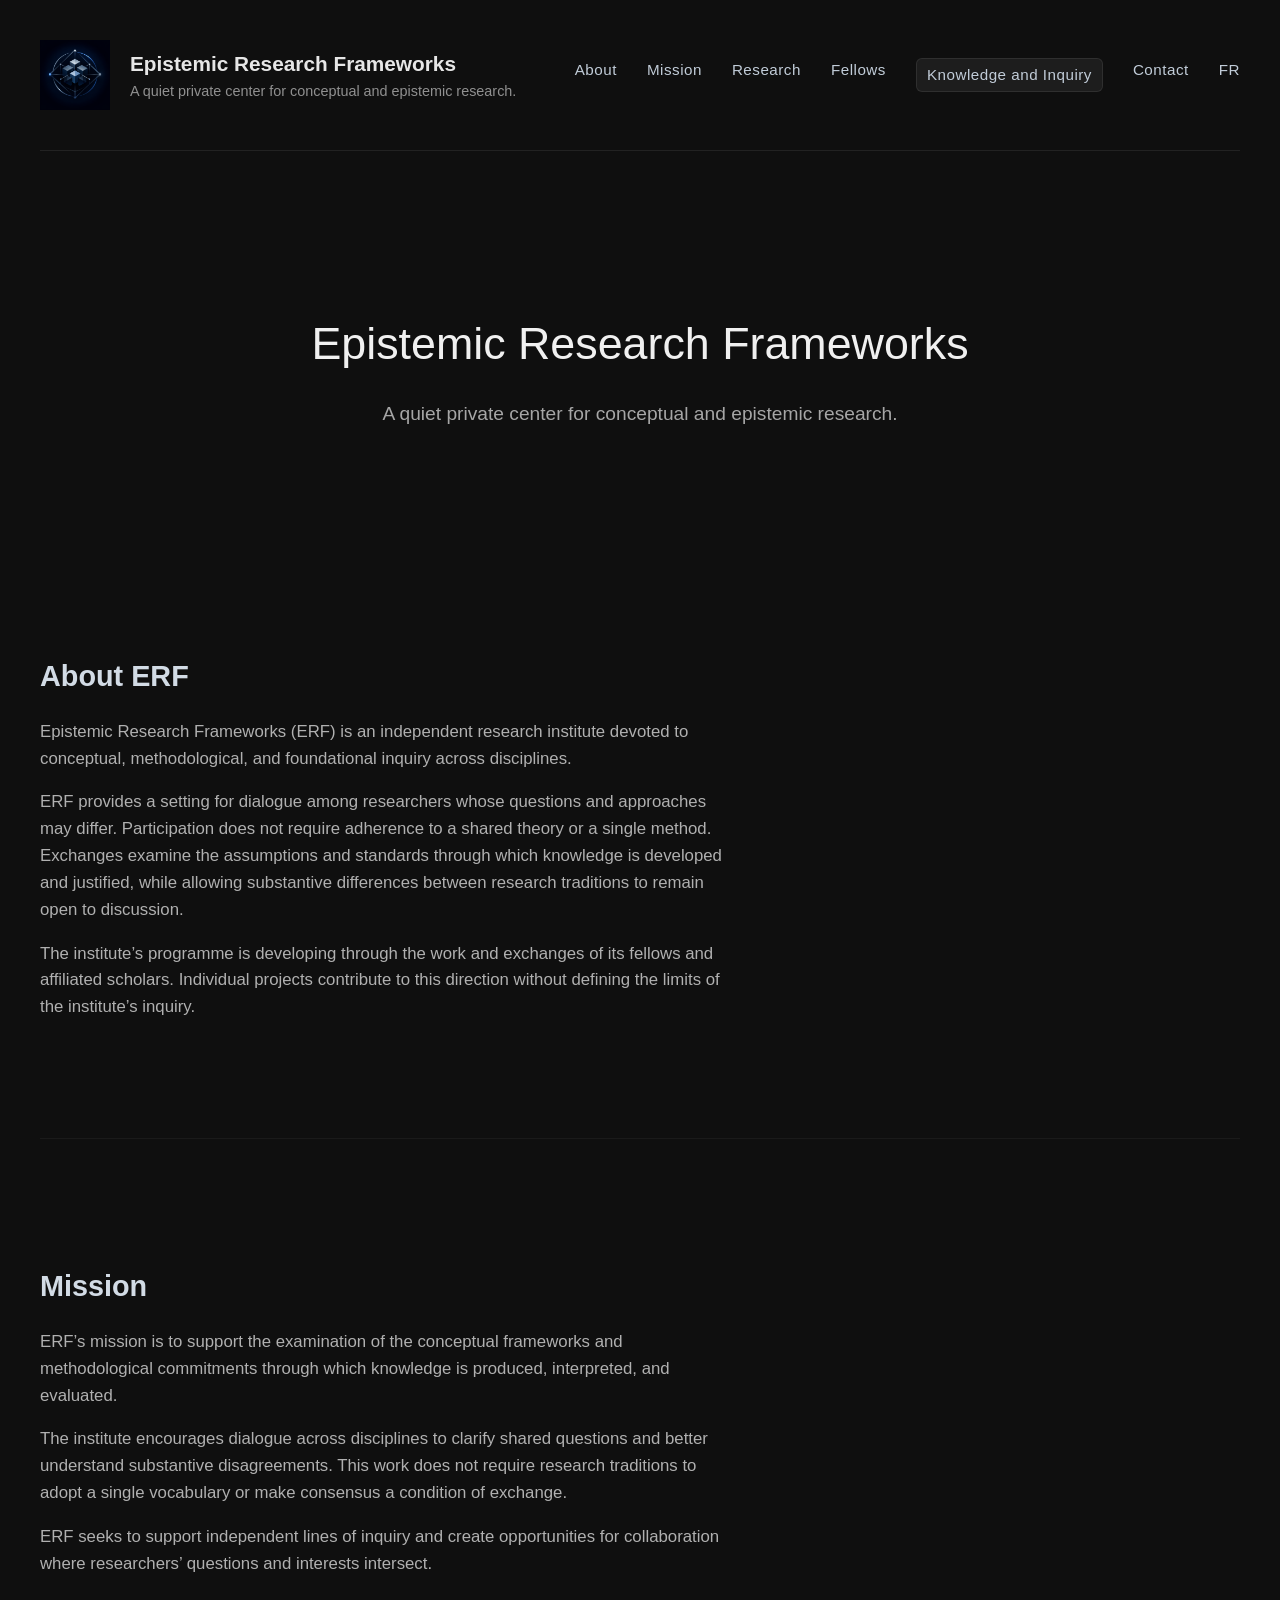
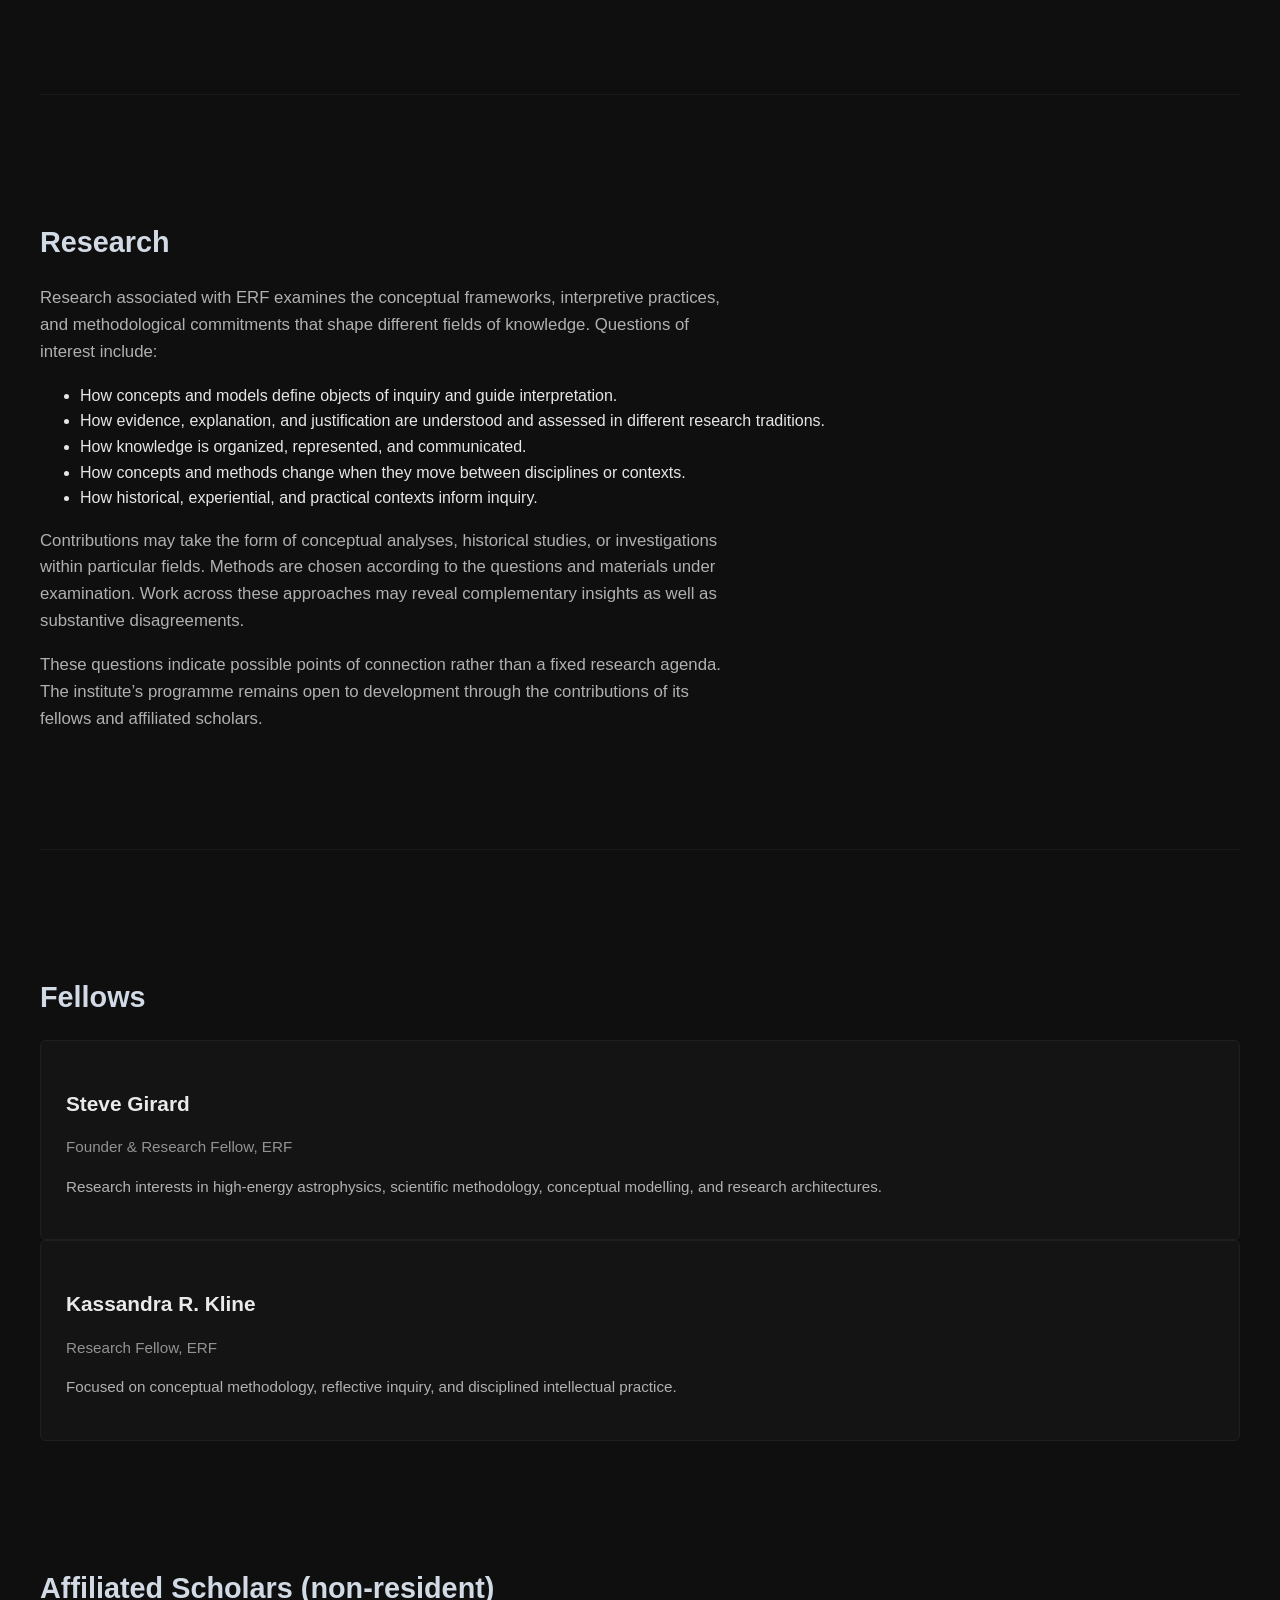
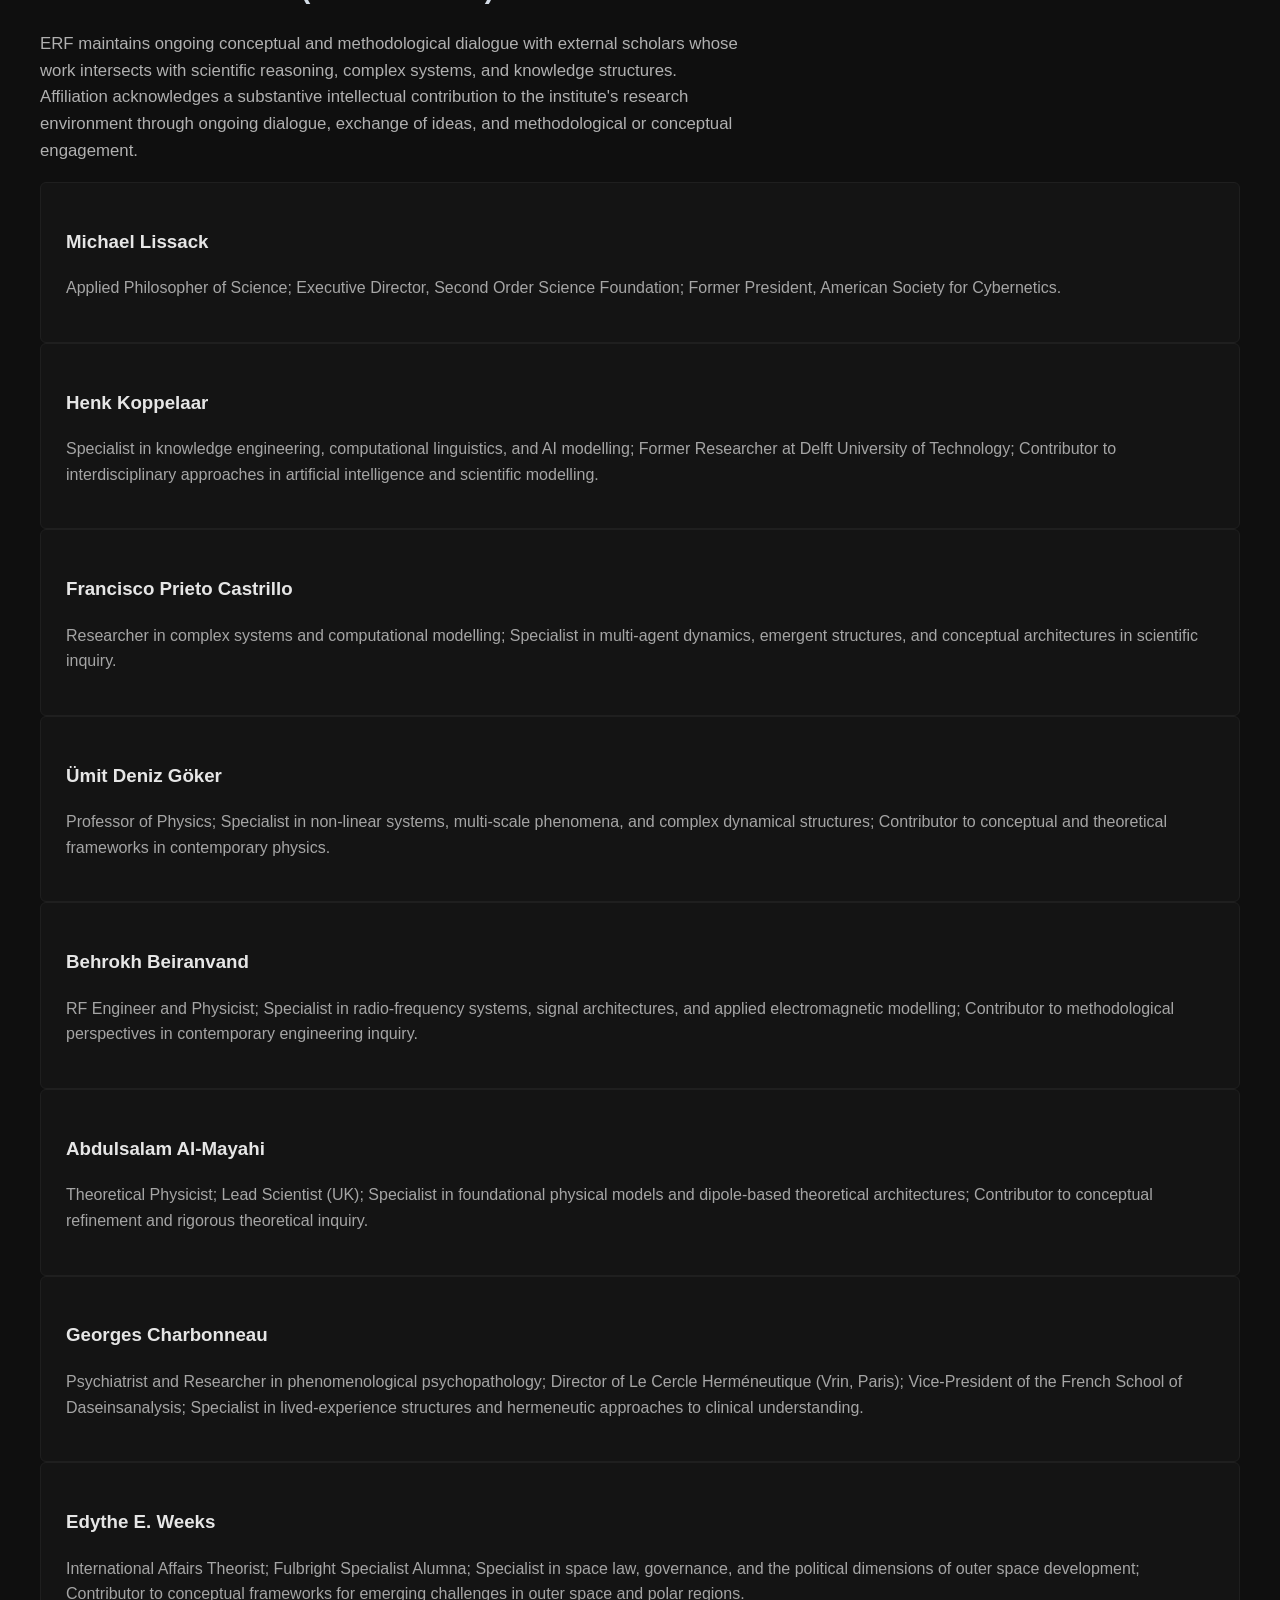
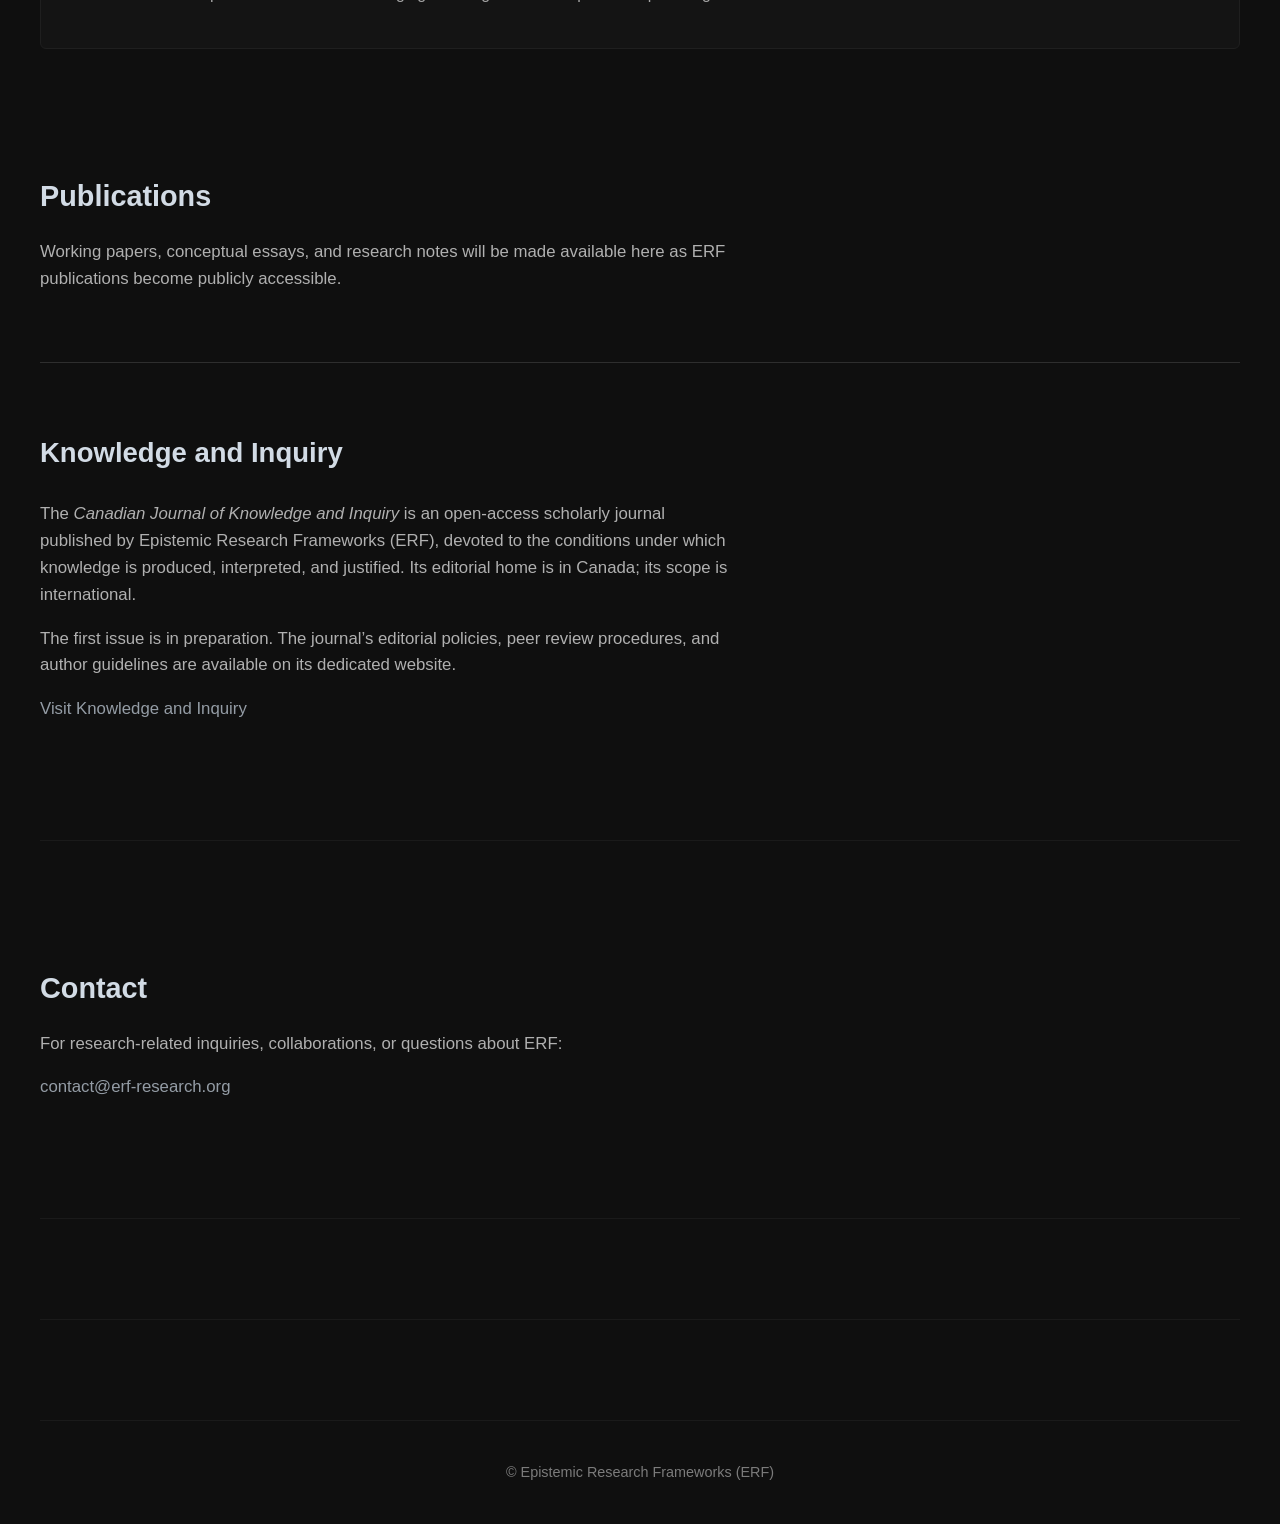
<file: index.html>
<!DOCTYPE html>
<html lang="en">
<head>
  <meta charset="UTF-8">
  <title>Epistemic Research Frameworks (ERF)</title>
  <meta name="viewport" content="width=device-width, initial-scale=1">
  <link rel="stylesheet" href="style.css">

  <!-- Favicon package -->
  <link rel="icon" type="image/x-icon" href="/favicon.ico">
  <link rel="icon" type="image/png" sizes="16x16" href="/favicon-16x16.png">
  <link rel="icon" type="image/png" sizes="32x32" href="/favicon-32x32.png">
  <link rel="apple-touch-icon" sizes="180x180" href="/apple-touch-icon.png">
  <link rel="icon" type="image/png" sizes="192x192" href="/android-chrome-192x192.png">
  <link rel="icon" type="image/png" sizes="512x512" href="/android-chrome-512x512.png">
  <meta name="theme-color" content="#ffffff">
</head>
<body class="erf-dark">

  <div class="erf-page">

    <header class="erf-header">
      <div class="erf-logo-block">
        <img src="logo.png" alt="ERF logo" class="erf-logo">
        <div class="erf-title">
          <div class="erf-name">Epistemic Research Frameworks</div>
          <div class="erf-subname">A quiet private center for conceptual and epistemic research.</div>
        </div>
      </div>

      <nav class="erf-nav">
        <a href="#about" class="erf-nav-link">About</a>
        <a href="#mission" class="erf-nav-link">Mission</a>
        <a href="#research" class="erf-nav-link">Research</a>
        <a href="#fellows" class="erf-nav-link">Fellows</a>
        <a href="https://knowledgeandinquiry.ca/" class="erf-nav-link erf-nav-jerf">Knowledge and Inquiry</a>
        <a href="#contact" class="erf-nav-link">Contact</a>

        <!-- 🔥 Lien FR ajouté ici -->
        <a href="fr.html" class="erf-nav-link">
          FR
        </a>
      </nav>
    </header>

    <main class="erf-main">

      <section class="erf-hero">
<div class="erf-hero-text">
<h1 class="erf-hero-title">Epistemic Research Frameworks</h1>
          <p class="erf-hero-lead">
            A quiet private center for conceptual and epistemic research.
          </p>
        </div>
      </section>

     <section id="about" class="erf-section">
  <h2 class="erf-section-title">About ERF</h2>

  <p class="erf-section-text">
    Epistemic Research Frameworks (ERF) is an independent research institute devoted to conceptual, methodological, and foundational inquiry across disciplines.
  </p>

  <p class="erf-section-text">
    ERF provides a setting for dialogue among researchers whose questions and approaches may differ. Participation does not require adherence to a shared theory or a single method. Exchanges examine the assumptions and standards through which knowledge is developed and justified, while allowing substantive differences between research traditions to remain open to discussion.
  </p>

  <p class="erf-section-text">
    The institute’s programme is developing through the work and exchanges of its fellows and affiliated scholars. Individual projects contribute to this direction without defining the limits of the institute’s inquiry.
  </p>
</section>

<section id="mission" class="erf-section">
  <h2 class="erf-section-title">Mission</h2>

  <p class="erf-section-text">
    ERF’s mission is to support the examination of the conceptual frameworks and methodological commitments through which knowledge is produced, interpreted, and evaluated.
  </p>

  <p class="erf-section-text">
    The institute encourages dialogue across disciplines to clarify shared questions and better understand substantive disagreements. This work does not require research traditions to adopt a single vocabulary or make consensus a condition of exchange.
  </p>

  <p class="erf-section-text">
    ERF seeks to support independent lines of inquiry and create opportunities for collaboration where researchers’ questions and interests intersect.
  </p>
</section>

   <section id="research" class="erf-section">
  <h2 class="erf-section-title">Research</h2>

  <p class="erf-section-text">
    Research associated with ERF examines the conceptual frameworks, interpretive practices, and methodological commitments that shape different fields of knowledge. Questions of interest include:
  </p>

  <ul>
    <li>
      How concepts and models define objects of inquiry and guide interpretation.
    </li>
    <li>
      How evidence, explanation, and justification are understood and assessed in different research traditions.
    </li>
    <li>
      How knowledge is organized, represented, and communicated.
    </li>
    <li>
      How concepts and methods change when they move between disciplines or contexts.
    </li>
    <li>
      How historical, experiential, and practical contexts inform inquiry.
    </li>
  </ul>

  <p class="erf-section-text">
    Contributions may take the form of conceptual analyses, historical studies, or investigations within particular fields. Methods are chosen according to the questions and materials under examination. Work across these approaches may reveal complementary insights as well as substantive disagreements.
  </p>

  <p class="erf-section-text">
    These questions indicate possible points of connection rather than a fixed research agenda. The institute’s programme remains open to development through the contributions of its fellows and affiliated scholars.
  </p>
</section>

      <section id="fellows" class="erf-section">
        <h2 class="erf-section-title">Fellows</h2>

     <article class="erf-fellow-card">

  <h3 class="erf-fellow-name">Steve Girard</h3>

  <p class="erf-fellow-role">
    Founder &amp; Research Fellow, ERF
  </p>

  <p class="erf-fellow-bio">
    Research interests in high-energy astrophysics,
    scientific methodology, conceptual modelling,
    and research architectures.
  </p>

</article>

<article class="erf-fellow-card">

  <h3 class="erf-fellow-name">Kassandra R. Kline</h3>

  <p class="erf-fellow-role">
    Research Fellow, ERF
  </p>

  <p class="erf-fellow-bio">
    Focused on conceptual methodology,
    reflective inquiry,
    and disciplined intellectual practice.
  </p>

</article>

      <!-- SECTION AFFILIATED SCHOLARS (VIDE) -->
      <section id="affiliated" class="erf-section">
        <h2 class="erf-section-title">Affiliated Scholars (non‑resident)</h2>

       <p class="erf-section-text">
  ERF maintains ongoing conceptual and methodological dialogue with
  external scholars whose work intersects with scientific reasoning,
  complex systems, and knowledge structures. Affiliation acknowledges a substantive intellectual contribution to the institute's research environment through ongoing dialogue, exchange of ideas, and methodological or conceptual engagement.
</p>

<div class="erf-fellow-card">
  <h3>Michael Lissack</h3>
  <p style="color:#a5a5a5;">
    Applied Philosopher of Science; Executive Director, Second Order Science Foundation; Former President, American Society for Cybernetics.
  </p>
</div>

<div class="erf-fellow-card">
  <h3>Henk Koppelaar</h3>
  <p style="color:#a5a5a5;">
    Specialist in knowledge engineering, computational linguistics, and AI modelling; Former Researcher at Delft University of Technology; Contributor to interdisciplinary approaches in artificial intelligence and scientific modelling.
  </p>
</div>

<div class="erf-fellow-card">
  <h3>Francisco Prieto Castrillo</h3>
  <p style="color:#a5a5a5;">
    Researcher in complex systems and computational modelling; Specialist in multi-agent dynamics, emergent structures, and conceptual architectures in scientific inquiry.
  </p>
</div>

<div class="erf-fellow-card">
  <h3>Ümit Deniz Göker</h3>
  <p style="color:#a5a5a5;">
    Professor of Physics; Specialist in non-linear systems, multi-scale phenomena, and complex dynamical structures; Contributor to conceptual and theoretical frameworks in contemporary physics.
  </p>
</div>

<div class="erf-fellow-card">
  <h3>Behrokh Beiranvand</h3>
  <p style="color:#a5a5a5;">
    RF Engineer and Physicist; Specialist in radio-frequency systems, signal architectures, and applied electromagnetic modelling; Contributor to methodological perspectives in contemporary engineering inquiry.
  </p>
</div>

<div class="erf-fellow-card">
  <h3>Abdulsalam Al‑Mayahi</h3>
  <p style="color:#a5a5a5;">
    Theoretical Physicist; Lead Scientist (UK); Specialist in foundational physical models and dipole-based theoretical architectures; Contributor to conceptual refinement and rigorous theoretical inquiry.
  </p>
</div>

        <div class="erf-fellow-card">
  <h3>Georges Charbonneau</h3>
  <p style="color:#a5a5a5;">
    Psychiatrist and Researcher in phenomenological psychopathology; Director of Le Cercle Herméneutique (Vrin, Paris); Vice-President of the French School of Daseinsanalysis; Specialist in lived-experience structures and hermeneutic approaches to clinical understanding.
  </p>
</div>

        <div class="erf-fellow-card">
  <h3>Edythe E. Weeks</h3>
  <p style="color:#a5a5a5;">
   International Affairs Theorist; Fulbright Specialist Alumna; Specialist in space law, governance, and the political dimensions of outer space development; Contributor to conceptual frameworks for emerging challenges in outer space and polar regions.
</div>

  <section id="publications" class="erf-section">

  <h2 class="erf-section-title">Publications</h2>

  <p class="erf-section-text">
    Working papers, conceptual essays, and research notes will be made
    available here as ERF publications become publicly accessible.
  </p>

   <div style="
margin-top:70px;
border-top:1px solid #2e2e2e;
padding-top:45px;
"></div>

   <a href="https://knowledgeandinquiry.ca/" style="text-decoration:none;">
<h2 class="erf-section-title"
style="font-size:1.72em; margin-bottom:26px;">
Knowledge and Inquiry
</h2>
</a>

<p class="erf-section-text">
  The <em>Canadian Journal of Knowledge and Inquiry</em> is an open-access scholarly journal published by Epistemic Research Frameworks (ERF), devoted to the conditions under which knowledge is produced, interpreted, and justified. Its editorial home is in Canada; its scope is international.
</p>

<p class="erf-section-text">
  The first issue is in preparation. The journal’s editorial policies, peer review procedures, and author guidelines are available on its dedicated website.
</p>

<p class="erf-section-text">
  <a href="https://knowledgeandinquiry.ca/" class="erf-link">Visit Knowledge and Inquiry</a>
</p>

  </section>

      <section id="contact" class="erf-section">
        <h2 class="erf-section-title">Contact</h2>
        <p class="erf-section-text">
          For research-related inquiries, collaborations, or questions about ERF:
        </p>
        <p class="erf-section-text">
          <a href="mailto:contact@erf-research.org" class="erf-link">
            contact@erf-research.org
          </a>
        </p>
      </section>

    </main>

    <footer class="erf-footer">
      <div class="erf-footer-text">
        © Epistemic Research Frameworks (ERF)
      </div>
    </footer>

  </div>

</body>
</html>
</file>
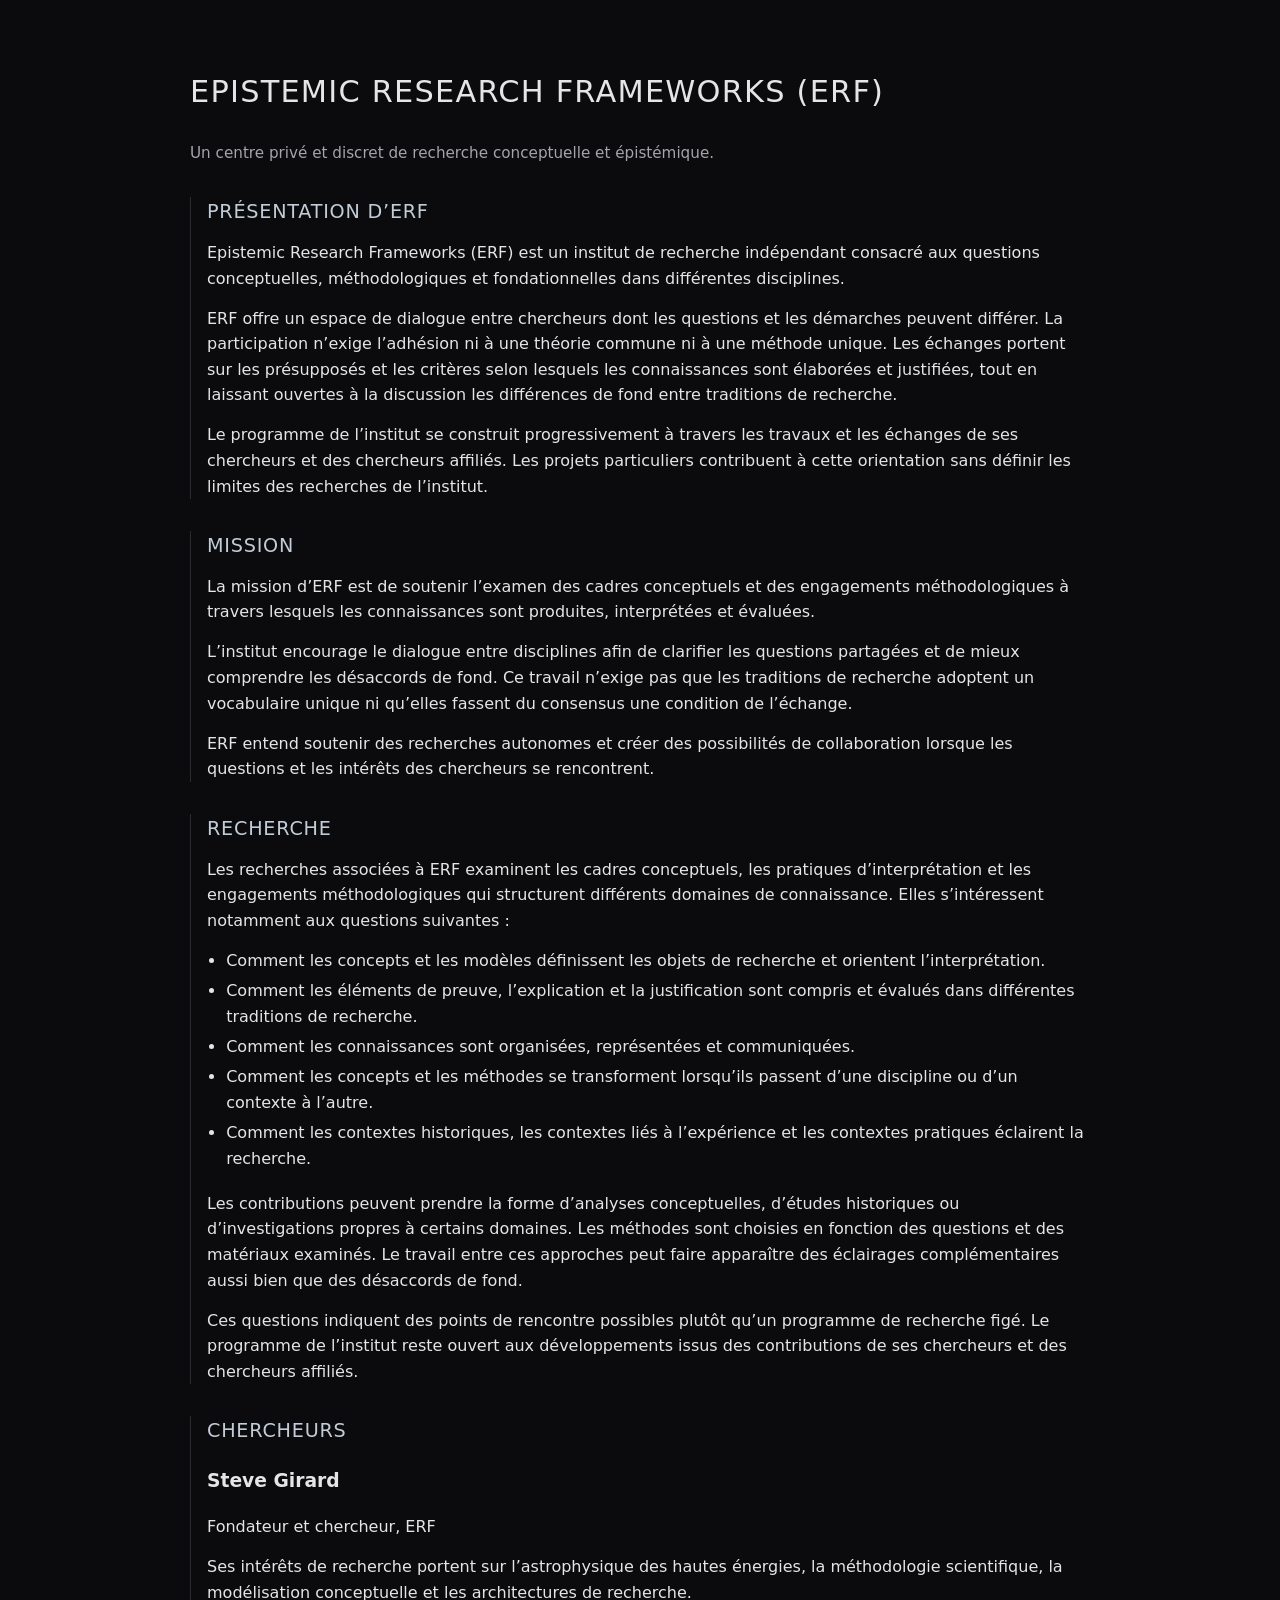
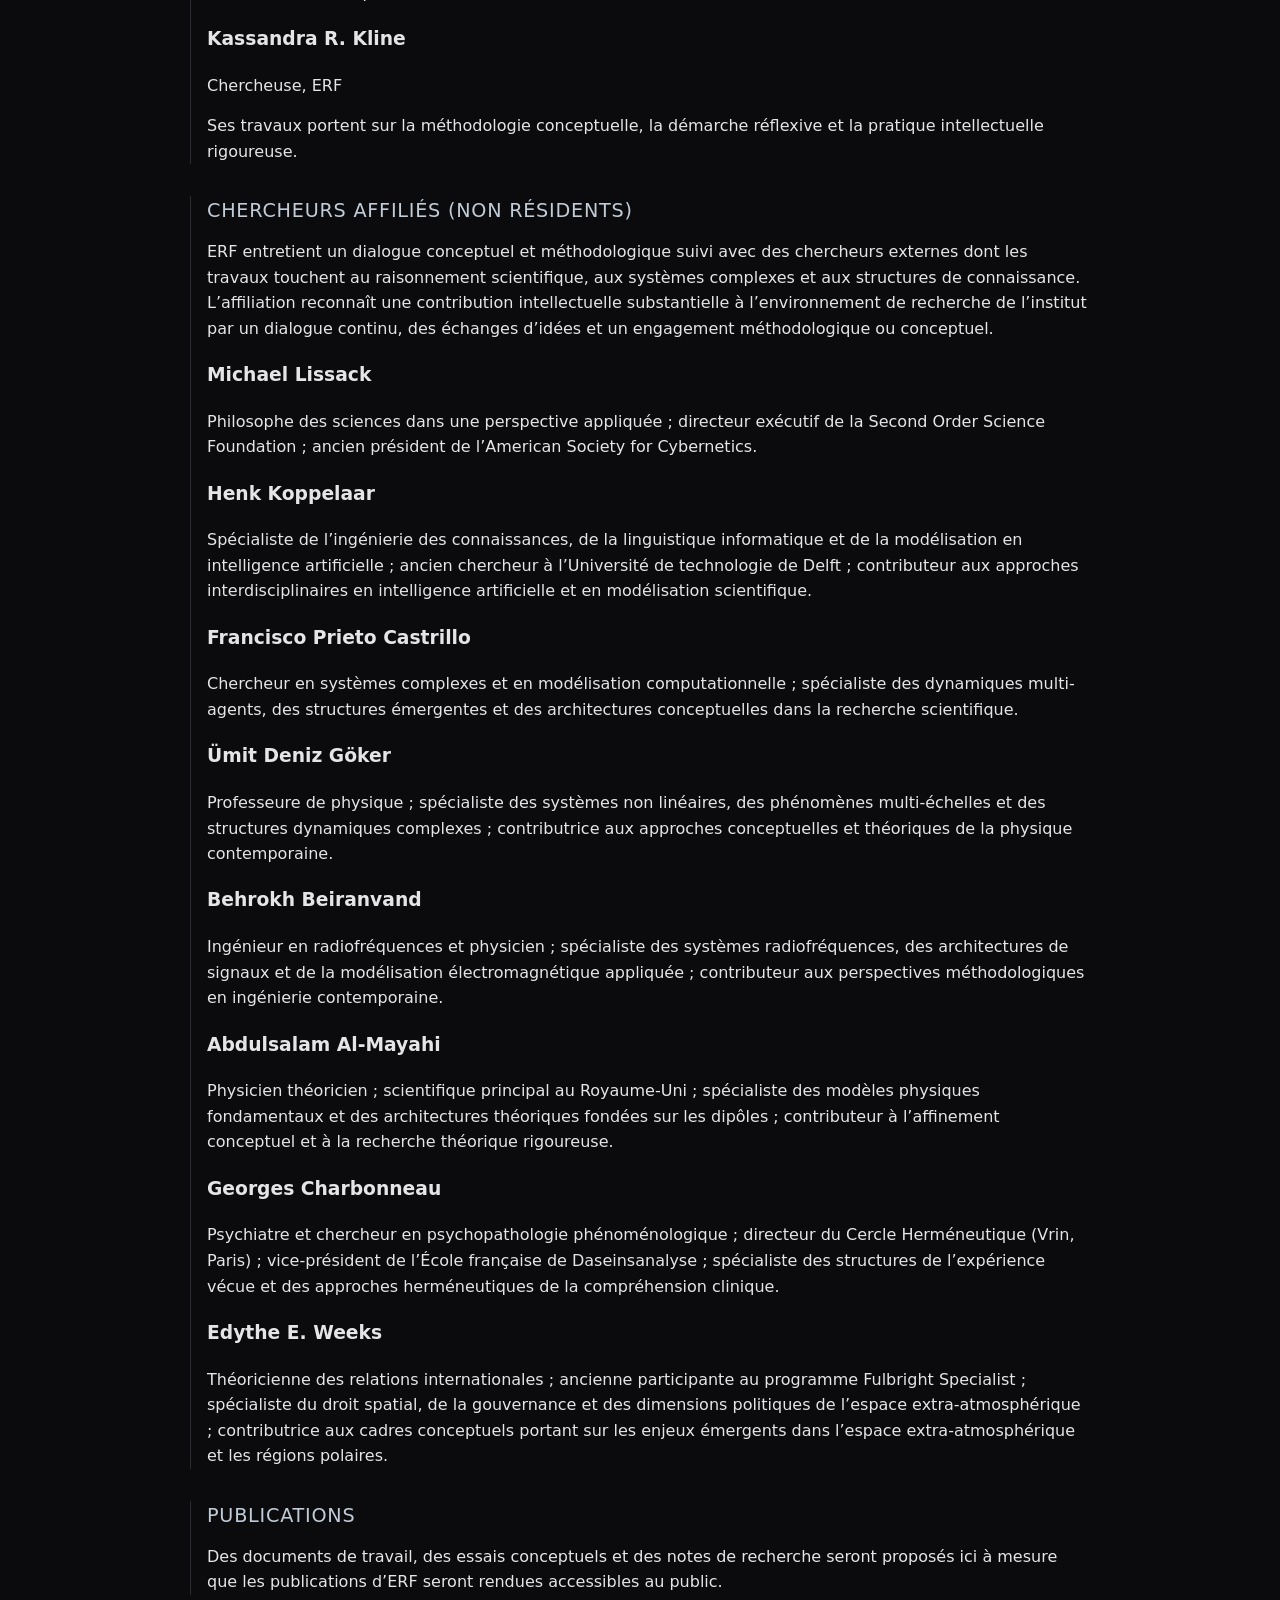
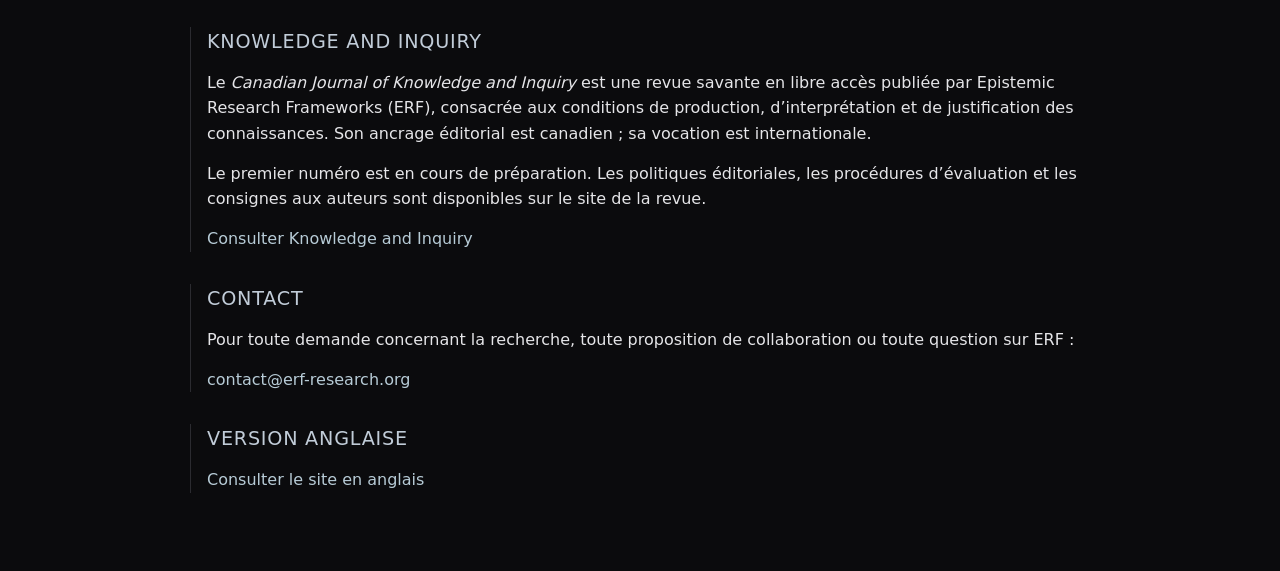
<file: fr.html>
<!DOCTYPE html>
<html lang="fr">
<head>
  <meta charset="UTF-8">
  <title>Epistemic Research Frameworks (ERF) — Version française</title>
  <meta name="viewport" content="width=device-width, initial-scale=1">
  <meta name="description" content="Epistemic Research Frameworks (ERF) — Institut indépendant consacré aux fondements conceptuels, méthodologiques et théoriques de la recherche scientifique.">

  <!-- Favicon package -->
  <link rel="icon" type="image/x-icon" href="/favicon.ico">
  <link rel="icon" type="image/png" sizes="16x16" href="/favicon-16x16.png">
  <link rel="icon" type="image/png" sizes="32x32" href="/favicon-32x32.png">
  <link rel="apple-touch-icon" sizes="180x180" href="/apple-touch-icon.png">
  <link rel="icon" type="image/png" sizes="192x192" href="/android-chrome-192x192.png">
  <link rel="icon" type="image/png" sizes="512x512" href="/android-chrome-512x512.png">
  <meta name="theme-color" content="#ffffff">

  <style>
    body {
      margin: 0;
      padding: 0;
      font-family: system-ui, -apple-system, BlinkMacSystemFont, "Segoe UI", sans-serif;
      background-color: #0b0b0d;
      color: #e5e5e8;
      line-height: 1.6;
    }

    .page {
      max-width: 900px;
      margin: 0 auto;
      padding: 3rem 1.5rem 4rem;
    }

    h1, h2 {
      font-weight: 500;
      letter-spacing: 0.04em;
    }

    h1 {
      font-size: 1.9rem;
      margin-bottom: 1.5rem;
      text-transform: uppercase;
    }

    h2 {
      font-size: 1.2rem;
      margin-top: 2rem;
      margin-bottom: 0.75rem;
      text-transform: uppercase;
      color: #C1CCD8;
    }
    h2 a {
  color: inherit;
}

    p {
      margin: 0 0 0.9rem;
    }

    ul {
      margin: 0.4rem 0 1.2rem 1.2rem;
      padding: 0;
    }

    li {
      margin-bottom: 0.3rem;
    }

    a {
      color: #B7CBD6;
      text-decoration: none;
    }

    a:hover {
      text-decoration: underline;
    }

    .header-tagline {
      font-size: 0.95rem;
      color: #a4a4aa;
      margin-bottom: 2rem;
    }

    .section {
      border-left: 1px solid #2b2b30;
      padding-left: 1rem;
    }
  </style>
</head>

<body>
  <main class="page">
    <header>
      <h1>Epistemic Research Frameworks (ERF)</h1>
      <div class="header-tagline">
        Un centre privé et discret de recherche conceptuelle et épistémique.
      </div>
    </header>

    <section class="section">
      <h2>Présentation d’ERF</h2>

      <p>
        Epistemic Research Frameworks (ERF) est un institut de recherche indépendant consacré aux questions conceptuelles, méthodologiques et fondationnelles dans différentes disciplines.
      </p>

      <p>
        ERF offre un espace de dialogue entre chercheurs dont les questions et les démarches peuvent différer. La participation n’exige l’adhésion ni à une théorie commune ni à une méthode unique. Les échanges portent sur les présupposés et les critères selon lesquels les connaissances sont élaborées et justifiées, tout en laissant ouvertes à la discussion les différences de fond entre traditions de recherche.
      </p>

      <p>
        Le programme de l’institut se construit progressivement à travers les travaux et les échanges de ses chercheurs et des chercheurs affiliés. Les projets particuliers contribuent à cette orientation sans définir les limites des recherches de l’institut.
      </p>
    </section>

    <section class="section">
      <h2>Mission</h2>

      <p>
        La mission d’ERF est de soutenir l’examen des cadres conceptuels et des engagements méthodologiques à travers lesquels les connaissances sont produites, interprétées et évaluées.
      </p>

      <p>
        L’institut encourage le dialogue entre disciplines afin de clarifier les questions partagées et de mieux comprendre les désaccords de fond. Ce travail n’exige pas que les traditions de recherche adoptent un vocabulaire unique ni qu’elles fassent du consensus une condition de l’échange.
      </p>

      <p>
        ERF entend soutenir des recherches autonomes et créer des possibilités de collaboration lorsque les questions et les intérêts des chercheurs se rencontrent.
      </p>
    </section>

    <section class="section">
      <h2>Recherche</h2>

      <p>
        Les recherches associées à ERF examinent les cadres conceptuels, les pratiques d’interprétation et les engagements méthodologiques qui structurent différents domaines de connaissance. Elles s’intéressent notamment aux questions suivantes :
      </p>

      <ul>
        <li>
          Comment les concepts et les modèles définissent les objets de recherche et orientent l’interprétation.
        </li>
        <li>
          Comment les éléments de preuve, l’explication et la justification sont compris et évalués dans différentes traditions de recherche.
        </li>
        <li>
          Comment les connaissances sont organisées, représentées et communiquées.
        </li>
        <li>
          Comment les concepts et les méthodes se transforment lorsqu’ils passent d’une discipline ou d’un contexte à l’autre.
        </li>
        <li>
          Comment les contextes historiques, les contextes liés à l’expérience et les contextes pratiques éclairent la recherche.
        </li>
      </ul>

      <p>
        Les contributions peuvent prendre la forme d’analyses conceptuelles, d’études historiques ou d’investigations propres à certains domaines. Les méthodes sont choisies en fonction des questions et des matériaux examinés. Le travail entre ces approches peut faire apparaître des éclairages complémentaires aussi bien que des désaccords de fond.
      </p>

      <p>
        Ces questions indiquent des points de rencontre possibles plutôt qu’un programme de recherche figé. Le programme de l’institut reste ouvert aux développements issus des contributions de ses chercheurs et des chercheurs affiliés.
      </p>
    </section>

    <section class="section">
      <h2>Chercheurs</h2>

      <h3>Steve Girard</h3>

      <p>
        Fondateur et chercheur, ERF
      </p>

      <p>
        Ses intérêts de recherche portent sur l’astrophysique des hautes énergies, la méthodologie scientifique, la modélisation conceptuelle et les architectures de recherche.
      </p>

      <h3>Kassandra R. Kline</h3>

      <p>
        Chercheuse, ERF
      </p>

      <p>
        Ses travaux portent sur la méthodologie conceptuelle, la démarche réflexive et la pratique intellectuelle rigoureuse.
      </p>
    </section>

    <section class="section">
      <h2>Chercheurs affiliés (non résidents)</h2>

      <p>
        ERF entretient un dialogue conceptuel et méthodologique suivi avec des chercheurs externes dont les travaux touchent au raisonnement scientifique, aux systèmes complexes et aux structures de connaissance. L’affiliation reconnaît une contribution intellectuelle substantielle à l’environnement de recherche de l’institut par un dialogue continu, des échanges d’idées et un engagement méthodologique ou conceptuel.
      </p>

      <h3>Michael Lissack</h3>
      <p>
        Philosophe des sciences dans une perspective appliquée ; directeur exécutif de la Second Order Science Foundation ; ancien président de l’American Society for Cybernetics.
      </p>

      <h3>Henk Koppelaar</h3>
      <p>
        Spécialiste de l’ingénierie des connaissances, de la linguistique informatique et de la modélisation en intelligence artificielle ; ancien chercheur à l’Université de technologie de Delft ; contributeur aux approches interdisciplinaires en intelligence artificielle et en modélisation scientifique.
      </p>

      <h3>Francisco Prieto Castrillo</h3>
      <p>
        Chercheur en systèmes complexes et en modélisation computationnelle ; spécialiste des dynamiques multi-agents, des structures émergentes et des architectures conceptuelles dans la recherche scientifique.
      </p>

      <h3>Ümit Deniz Göker</h3>
      <p>
        Professeure de physique ; spécialiste des systèmes non linéaires, des phénomènes multi-échelles et des structures dynamiques complexes ; contributrice aux approches conceptuelles et théoriques de la physique contemporaine.
      </p>

      <h3>Behrokh Beiranvand</h3>
      <p>
        Ingénieur en radiofréquences et physicien ; spécialiste des systèmes radiofréquences, des architectures de signaux et de la modélisation électromagnétique appliquée ; contributeur aux perspectives méthodologiques en ingénierie contemporaine.
      </p>

      <h3>Abdulsalam Al‑Mayahi</h3>
      <p>
        Physicien théoricien ; scientifique principal au Royaume-Uni ; spécialiste des modèles physiques fondamentaux et des architectures théoriques fondées sur les dipôles ; contributeur à l’affinement conceptuel et à la recherche théorique rigoureuse.
      </p>

      <h3>Georges Charbonneau</h3>
      <p>
        Psychiatre et chercheur en psychopathologie phénoménologique ; directeur du Cercle Herméneutique (Vrin, Paris) ; vice-président de l’École française de Daseinsanalyse ; spécialiste des structures de l’expérience vécue et des approches herméneutiques de la compréhension clinique.
      </p>

      <h3>Edythe E. Weeks</h3>
      <p>
        Théoricienne des relations internationales ; ancienne participante au programme Fulbright Specialist ; spécialiste du droit spatial, de la gouvernance et des dimensions politiques de l’espace extra-atmosphérique ; contributrice aux cadres conceptuels portant sur les enjeux émergents dans l’espace extra-atmosphérique et les régions polaires.
      </p>
    </section>

    <section class="section">
      <h2>Publications</h2>

      <p>
        Des documents de travail, des essais conceptuels et des notes de recherche seront proposés ici à mesure que les publications d’ERF seront rendues accessibles au public.
      </p>
    </section>

    <section class="section">
      <h2>
        <a href="https://knowledgeandinquiry.ca/#francais">
          Knowledge and Inquiry
        </a>
      </h2>

      <p>
        Le <em>Canadian Journal of Knowledge and Inquiry</em> est une revue savante en libre accès publiée par Epistemic Research Frameworks (ERF), consacrée aux conditions de production, d’interprétation et de justification des connaissances. Son ancrage éditorial est canadien ; sa vocation est internationale.
      </p>

      <p>
        Le premier numéro est en cours de préparation. Les politiques éditoriales, les procédures d’évaluation et les consignes aux auteurs sont disponibles sur le site de la revue.
      </p>

      <p>
        <a href="https://knowledgeandinquiry.ca/#francais">Consulter Knowledge and Inquiry</a>
      </p>
    </section>

    <section class="section">
      <h2>Contact</h2>

      <p>
        Pour toute demande concernant la recherche, toute proposition de collaboration ou toute question sur ERF :
      </p>

      <p>
        <a href="mailto:contact@erf-research.org">
          contact@erf-research.org
        </a>
      </p>
    </section>

    <section class="section">
      <h2>Version anglaise</h2>

      <p>
        <a href="https://erf-research.org/"
           target="_blank"
           rel="noopener noreferrer">
          Consulter le site en anglais
        </a>
      </p>
    </section>
  </main>
</body>
</html>
</file>
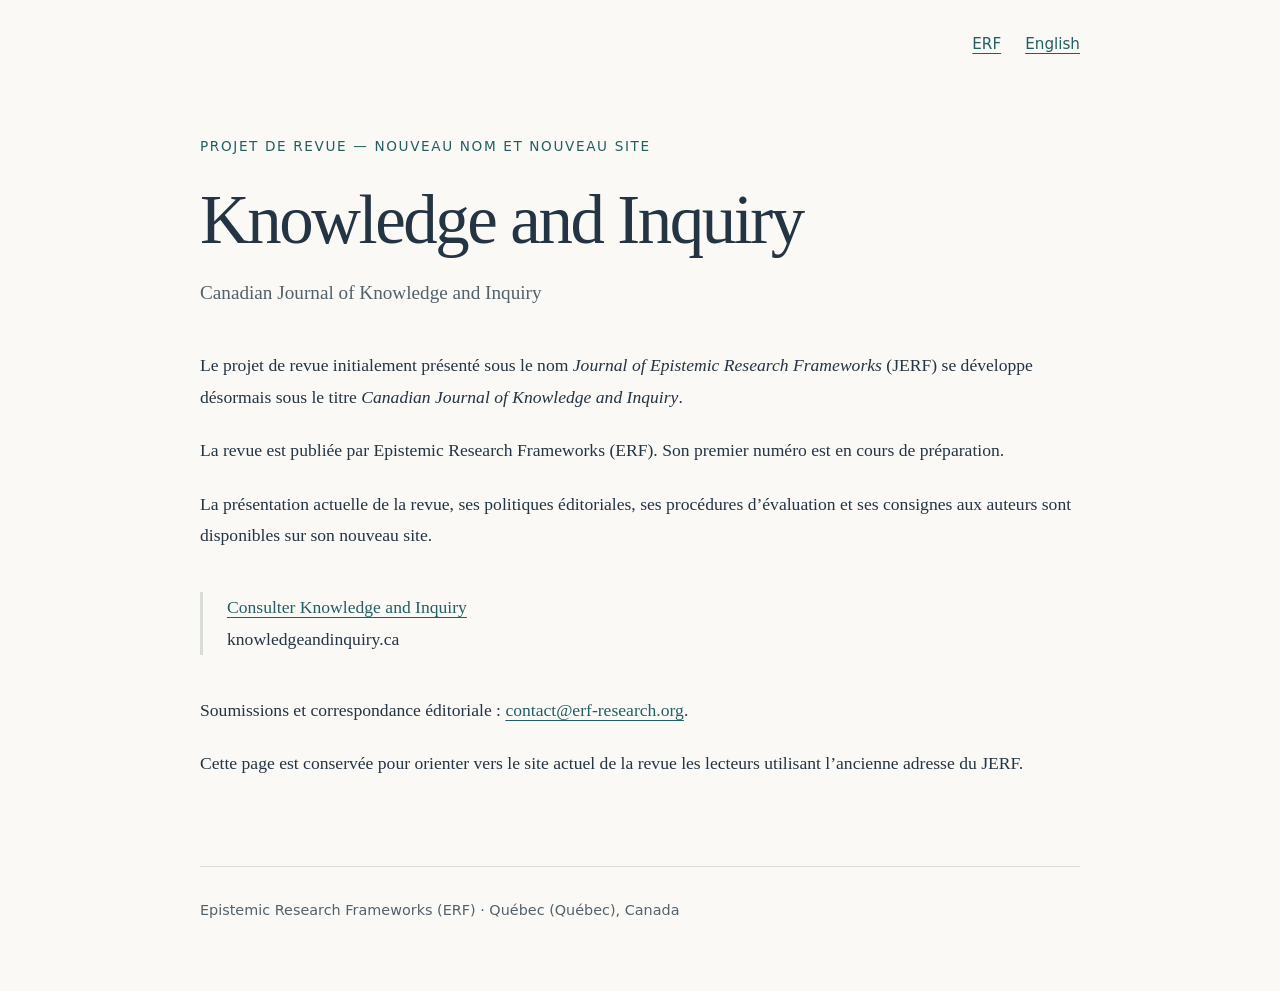
<file: journal-fr.html>
<!DOCTYPE html>
<html lang="fr">
<head>
  <meta charset="utf-8">
  <meta name="viewport" content="width=device-width, initial-scale=1">
  <meta name="description" content="Le projet de revue initialement présenté sous le nom JERF se développe désormais sous le titre Canadian Journal of Knowledge and Inquiry. Consultez le nouveau site.">
  <title>JERF — Transition vers Knowledge and Inquiry</title>

  <style>
    :root {
      color-scheme: light;
      --paper: #faf9f6;
      --ink: #243443;
      --muted: #53616b;
      --line: #d9ddd9;
      --accent: #235e63;
    }

    * { box-sizing: border-box; }

    body {
      margin: 0;
      background: var(--paper);
      color: var(--ink);
      font-family: Georgia, "Times New Roman", serif;
      line-height: 1.8;
    }

    a {
      color: var(--accent);
      text-underline-offset: 0.25em;
    }

    a:hover { text-decoration-thickness: 2px; }

    a:focus-visible {
      outline: 3px solid var(--accent);
      outline-offset: 5px;
    }

    .wrap {
      width: min(100% - 3rem, 880px);
      margin-inline: auto;
    }

    header { padding-top: 2rem; }

    nav {
      display: flex;
      flex-wrap: wrap;
      justify-content: flex-end;
      gap: 1.5rem;
      font: 0.95rem/1.6 system-ui, sans-serif;
    }

    main { padding: 5rem 0 4rem; }

    .label {
      margin: 0 0 1.5rem;
      color: var(--accent);
      font: 0.85rem/1.5 system-ui, sans-serif;
      letter-spacing: 0.12em;
      text-transform: uppercase;
    }

    h1 {
      margin: 0 0 1rem;
      font-size: clamp(2.5rem, 7vw, 4.3rem);
      font-weight: normal;
      line-height: 1.15;
      letter-spacing: -0.035em;
    }

    .subtitle {
      margin: 0 0 2.5rem;
      color: var(--muted);
      font-size: 1.2rem;
    }

    p {
      margin: 0 0 1.35rem;
      font-size: 1.1rem;
    }

    .destination {
      margin: 2.5rem 0;
      padding-left: 1.5rem;
      border-left: 3px solid var(--line);
      overflow-wrap: anywhere;
    }

    footer {
      padding: 2rem 0 3rem;
      border-top: 1px solid var(--line);
    }

    footer p {
      color: var(--muted);
      font: 0.9rem/1.6 system-ui, sans-serif;
    }

    @media (max-width: 600px) {
      .wrap { width: calc(100% - 2.5rem); }
      main { padding: 3.5rem 0 3rem; }
      p { font-size: 1.03rem; }
    }
  </style>
</head>

<body>
  <header class="wrap">
    <nav aria-label="Navigation">
      <a href="https://erf-research.org/">ERF</a>
      <a href="journal.html" lang="en" hreflang="en">English</a>
    </nav>
  </header>

  <main class="wrap">
    <p class="label">Projet de revue — nouveau nom et nouveau site</p>

    <h1>Knowledge and Inquiry</h1>
    <p class="subtitle">Canadian Journal of Knowledge and Inquiry</p>

    <p>Le projet de revue initialement présenté sous le nom <em>Journal of Epistemic Research Frameworks</em> (JERF) se développe désormais sous le titre <em>Canadian Journal of Knowledge and Inquiry</em>.</p>

    <p>La revue est publiée par Epistemic Research Frameworks (ERF). Son premier numéro est en cours de préparation.</p>

    <p>La présentation actuelle de la revue, ses politiques éditoriales, ses procédures d’évaluation et ses consignes aux auteurs sont disponibles sur son nouveau site.</p>

    <div class="destination">
      <p>
        <a href="https://knowledgeandinquiry.ca/#francais">Consulter Knowledge and Inquiry</a><br>
        knowledgeandinquiry.ca
      </p>
    </div>

    <p>Soumissions et correspondance éditoriale : <a href="mailto:contact@erf-research.org">contact@erf-research.org</a>.</p>

    <p>Cette page est conservée pour orienter vers le site actuel de la revue les lecteurs utilisant l’ancienne adresse du JERF.</p>
  </main>

  <footer class="wrap">
    <p>Epistemic Research Frameworks (ERF) · Québec (Québec), Canada</p>
  </footer>
</body>
</html>
</file>
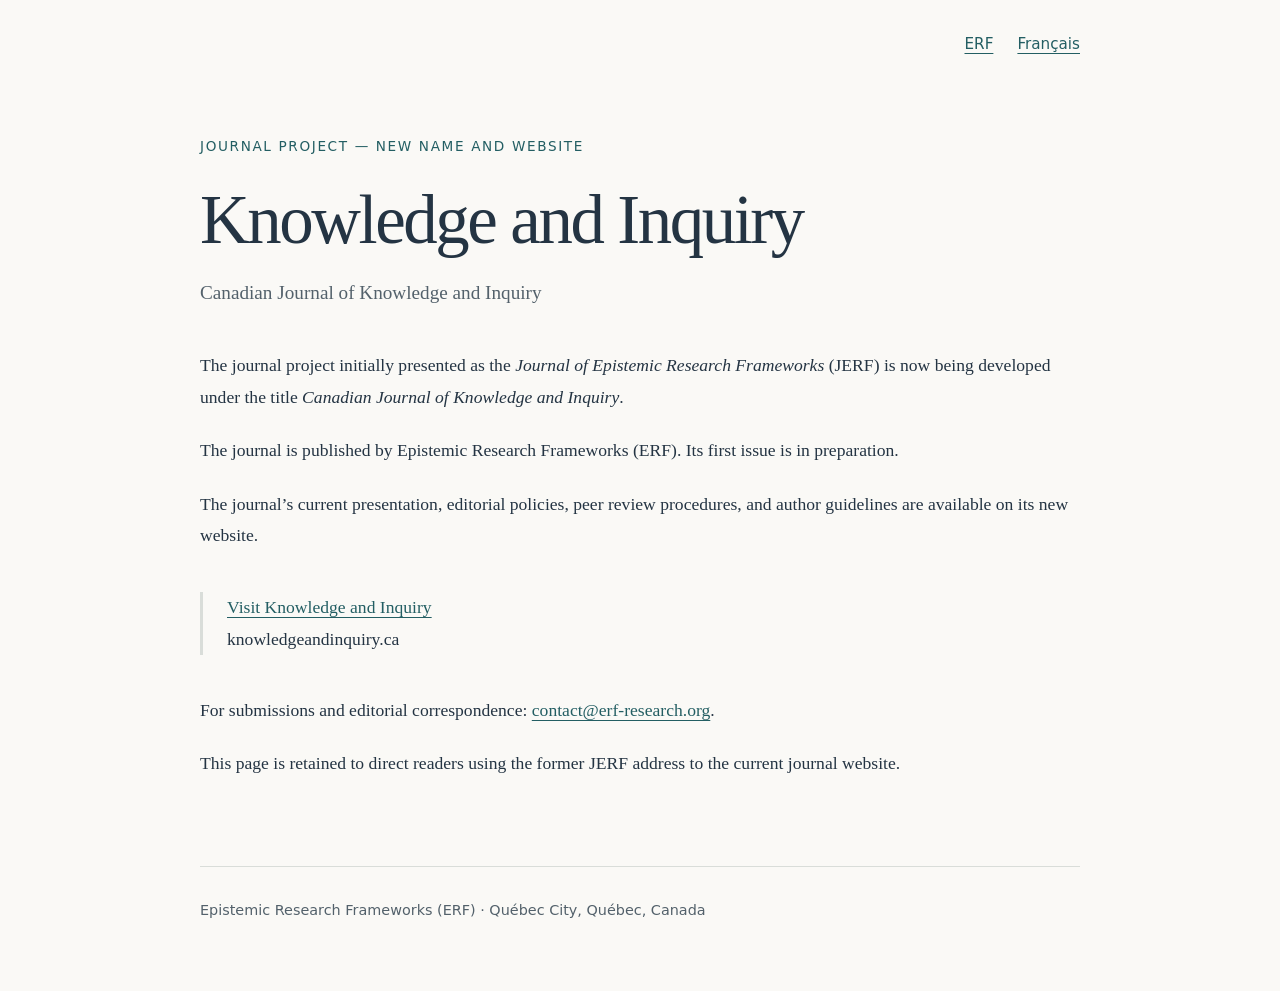
<file: journal.html>
<!DOCTYPE html>
<html lang="en">
<head>
  <meta charset="utf-8">
  <meta name="viewport" content="width=device-width, initial-scale=1">
  <meta name="description" content="The journal project initially presented as JERF is now being developed as the Canadian Journal of Knowledge and Inquiry. Visit the new journal website.">
  <title>JERF — Transition to Knowledge and Inquiry</title>

  <style>
    :root {
      color-scheme: light;
      --paper: #faf9f6;
      --ink: #243443;
      --muted: #53616b;
      --line: #d9ddd9;
      --accent: #235e63;
    }

    * { box-sizing: border-box; }

    body {
      margin: 0;
      background: var(--paper);
      color: var(--ink);
      font-family: Georgia, "Times New Roman", serif;
      line-height: 1.8;
    }

    a {
      color: var(--accent);
      text-underline-offset: 0.25em;
    }

    a:hover { text-decoration-thickness: 2px; }

    a:focus-visible {
      outline: 3px solid var(--accent);
      outline-offset: 5px;
    }

    .wrap {
      width: min(100% - 3rem, 880px);
      margin-inline: auto;
    }

    header { padding-top: 2rem; }

    nav {
      display: flex;
      flex-wrap: wrap;
      justify-content: flex-end;
      gap: 1.5rem;
      font: 0.95rem/1.6 system-ui, sans-serif;
    }

    main { padding: 5rem 0 4rem; }

    .label {
      margin: 0 0 1.5rem;
      color: var(--accent);
      font: 0.85rem/1.5 system-ui, sans-serif;
      letter-spacing: 0.12em;
      text-transform: uppercase;
    }

    h1 {
      margin: 0 0 1rem;
      font-size: clamp(2.5rem, 7vw, 4.3rem);
      font-weight: normal;
      line-height: 1.15;
      letter-spacing: -0.035em;
    }

    .subtitle {
      margin: 0 0 2.5rem;
      color: var(--muted);
      font-size: 1.2rem;
    }

    p {
      margin: 0 0 1.35rem;
      font-size: 1.1rem;
    }

    .destination {
      margin: 2.5rem 0;
      padding-left: 1.5rem;
      border-left: 3px solid var(--line);
      overflow-wrap: anywhere;
    }

    footer {
      padding: 2rem 0 3rem;
      border-top: 1px solid var(--line);
    }

    footer p {
      color: var(--muted);
      font: 0.9rem/1.6 system-ui, sans-serif;
    }

    @media (max-width: 600px) {
      .wrap { width: calc(100% - 2.5rem); }
      main { padding: 3.5rem 0 3rem; }
      p { font-size: 1.03rem; }
    }
  </style>
</head>

<body>
  <header class="wrap">
    <nav aria-label="Navigation">
      <a href="https://erf-research.org/">ERF</a>
      <a href="journal-fr.html" lang="fr" hreflang="fr">Français</a>
    </nav>
  </header>

  <main class="wrap">
    <p class="label">Journal project — new name and website</p>

    <h1>Knowledge and Inquiry</h1>
    <p class="subtitle">Canadian Journal of Knowledge and Inquiry</p>

    <p>The journal project initially presented as the <em>Journal of Epistemic Research Frameworks</em> (JERF) is now being developed under the title <em>Canadian Journal of Knowledge and Inquiry</em>.</p>

    <p>The journal is published by Epistemic Research Frameworks (ERF). Its first issue is in preparation.</p>

    <p>The journal’s current presentation, editorial policies, peer review procedures, and author guidelines are available on its new website.</p>

    <div class="destination">
      <p>
        <a href="https://knowledgeandinquiry.ca/">Visit Knowledge and Inquiry</a><br>
        knowledgeandinquiry.ca
      </p>
    </div>

    <p>For submissions and editorial correspondence: <a href="mailto:contact@erf-research.org">contact@erf-research.org</a>.</p>

    <p>This page is retained to direct readers using the former JERF address to the current journal website.</p>
  </main>

  <footer class="wrap">
    <p>Epistemic Research Frameworks (ERF) · Québec City, Québec, Canada</p>
  </footer>
</body>
</html>
</file>
<file: style.css>
/* ================================
   ERF — Noir Institutionnel
   ================================ */

/* --- Base --- */
body.erf-dark {
  margin: 0;
  padding: 0;
  background: #0f0f0f;
  color: #e6e6e6;
  font-family: "Inter", Helvetica, Arial, sans-serif;
  line-height: 1.6;
}

/* Wrapper */
.erf-page {
  max-width: 1200px;
  margin: 0 auto;
  padding: 0 40px;
}

/* --- Header --- */
.erf-header {
  display: flex;
  justify-content: space-between;
  align-items: center;
  padding: 40px 0;
  border-bottom: 1px solid #222;
}

.erf-logo-block {
  display: flex;
  align-items: center;
  gap: 20px;
}

.erf-logo {
  width: 70px;
  height: auto;
}

.erf-title {
  display: flex;
  flex-direction: column;
}

.erf-name {
  font-size: 1.3rem;
  font-weight: 600;
  color: #e6e6e6;
}

.erf-subname {
  font-size: 0.9rem;
  opacity: 0.6;
}

/* --- Navigation --- */
.erf-nav {
  display: flex;
  gap: 30px;
}

.erf-nav-link {
  color:  #C1CCD8;
  text-decoration: none;
  font-size: 0.95rem;
  letter-spacing: 0.5px;
  transition: opacity 0.2s;
}

.erf-nav-link:hover {
  opacity: 0.5;
}

.erf-nav-jerf {
  background: rgba(255,255,255,0.06);
  border: 1px solid rgba(255,255,255,0.08);
  padding: 4px 10px;
  border-radius: 6px;
}

/* --- Hero --- */
.erf-hero {
  padding: 120px 0 80px 0;
  text-align: center;
}

.erf-hero-title {
  font-size: 2.8rem;
  font-weight: 500;
  margin-bottom: 10px;
  color: #f0f0f0;
}

.erf-hero-lead {
  font-size: 1.2rem;
  opacity: 0.7;
}

/* --- Sections --- */
.erf-section {
  padding: 100px 0;
  border-bottom: 1px solid #1a1a1a;
}

.erf-section-title {
  font-size: 1.8rem;
  margin-bottom: 20px;
  color: #D2DBE5;
}

.erf-section-title a {
  color: inherit;
}

.erf-section-text {
  max-width: 700px;
  font-size: 1.05rem;
  opacity: 0.75;
}

/* --- Fellows --- */
.erf-fellows-grid {
  display: grid;
  grid-template-columns: repeat(auto-fit, minmax(260px, 1fr));
  gap: 40px;
  margin-top: 40px;
}

.erf-fellow-card {
  background: #141414;
  padding: 25px;
  border: 1px solid #1f1f1f;
  border-radius: 6px;
}

.erf-fellow-name {
  font-size: 1.3rem;
  margin-bottom: 5px;
  color: #eaeaea;
}

.erf-fellow-role {
  font-size: 0.95rem;
  opacity: 0.6;
  margin-bottom: 15px;
}

.erf-fellow-bio {
  font-size: 0.95rem;
  opacity: 0.75;
}

/* --- Links --- */
.erf-link {
  color:  #C1CCD8;
  text-decoration: none;
}

.erf-link:hover {
  opacity: 0.6;
}

/* --- Footer --- */
.erf-footer {
  padding: 40px 0;
  text-align: center;
  opacity: 0.5;
  font-size: 0.9rem;
}
</file>
